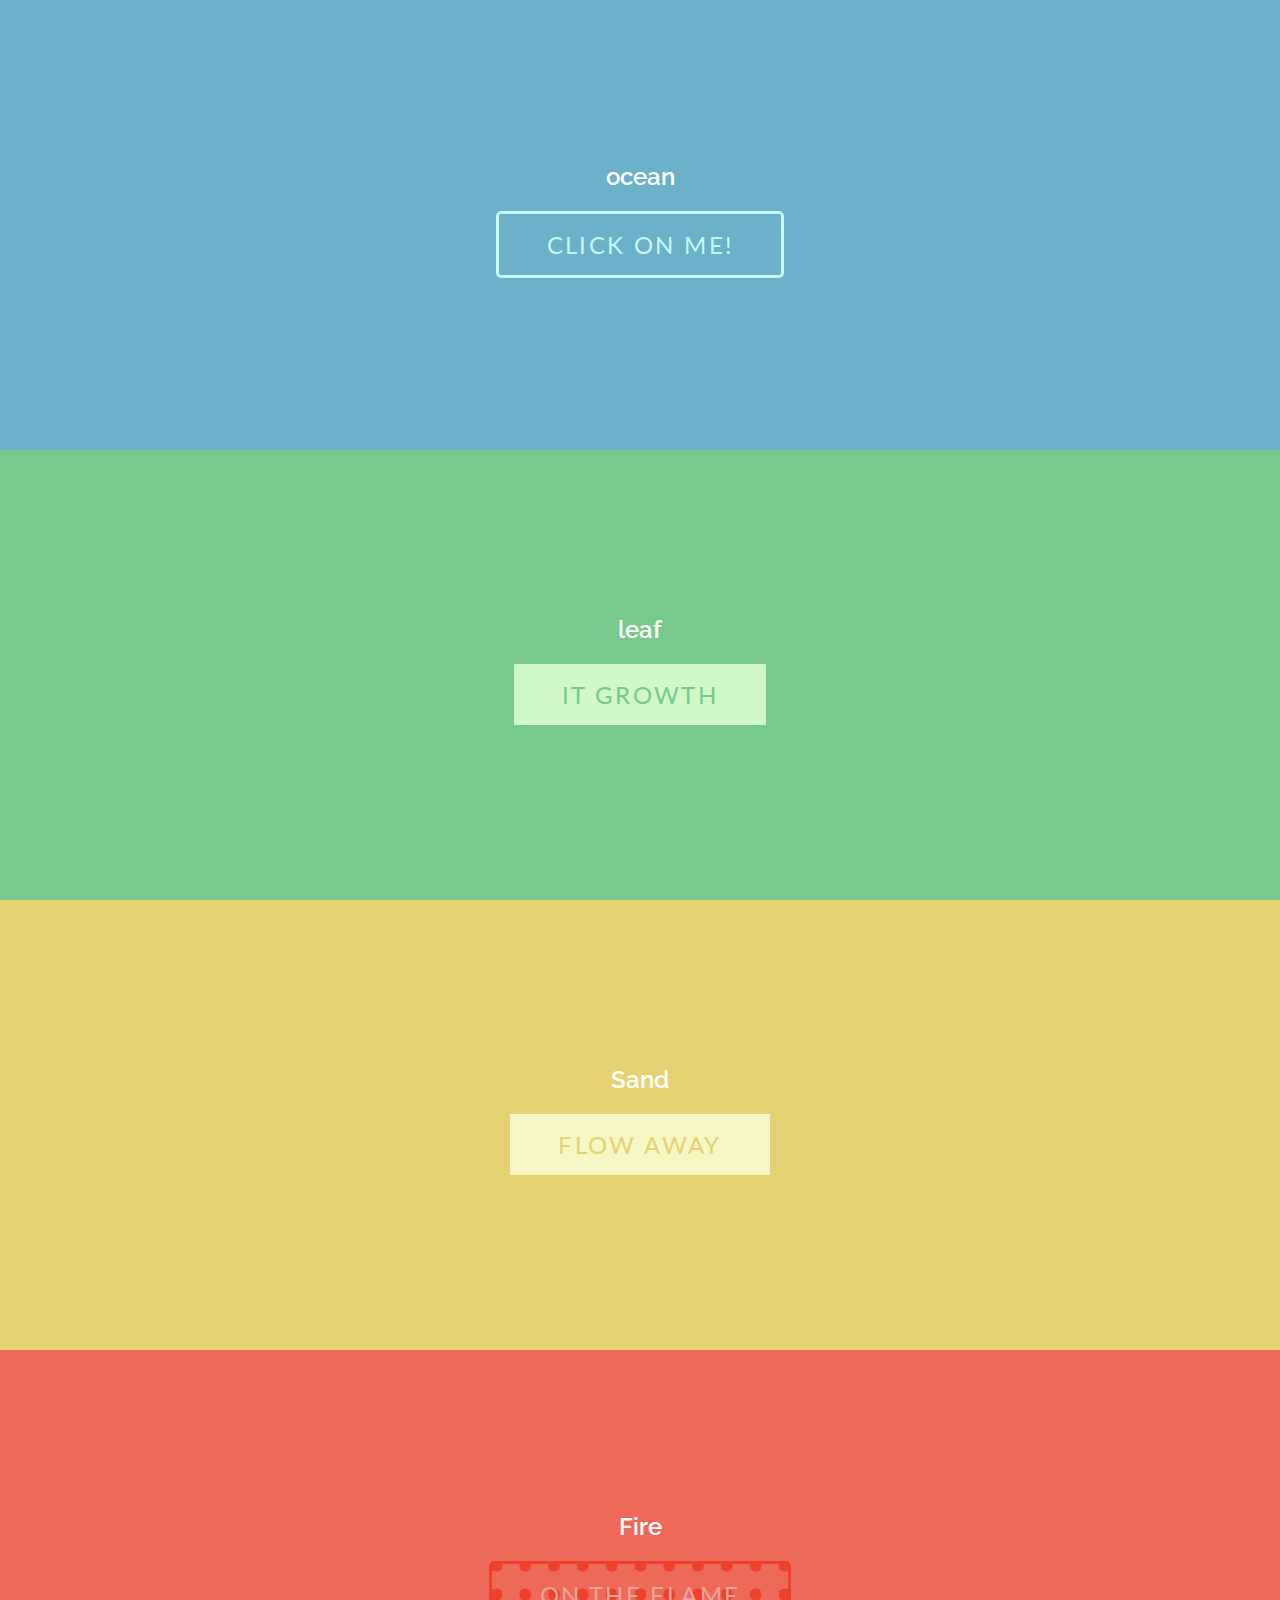
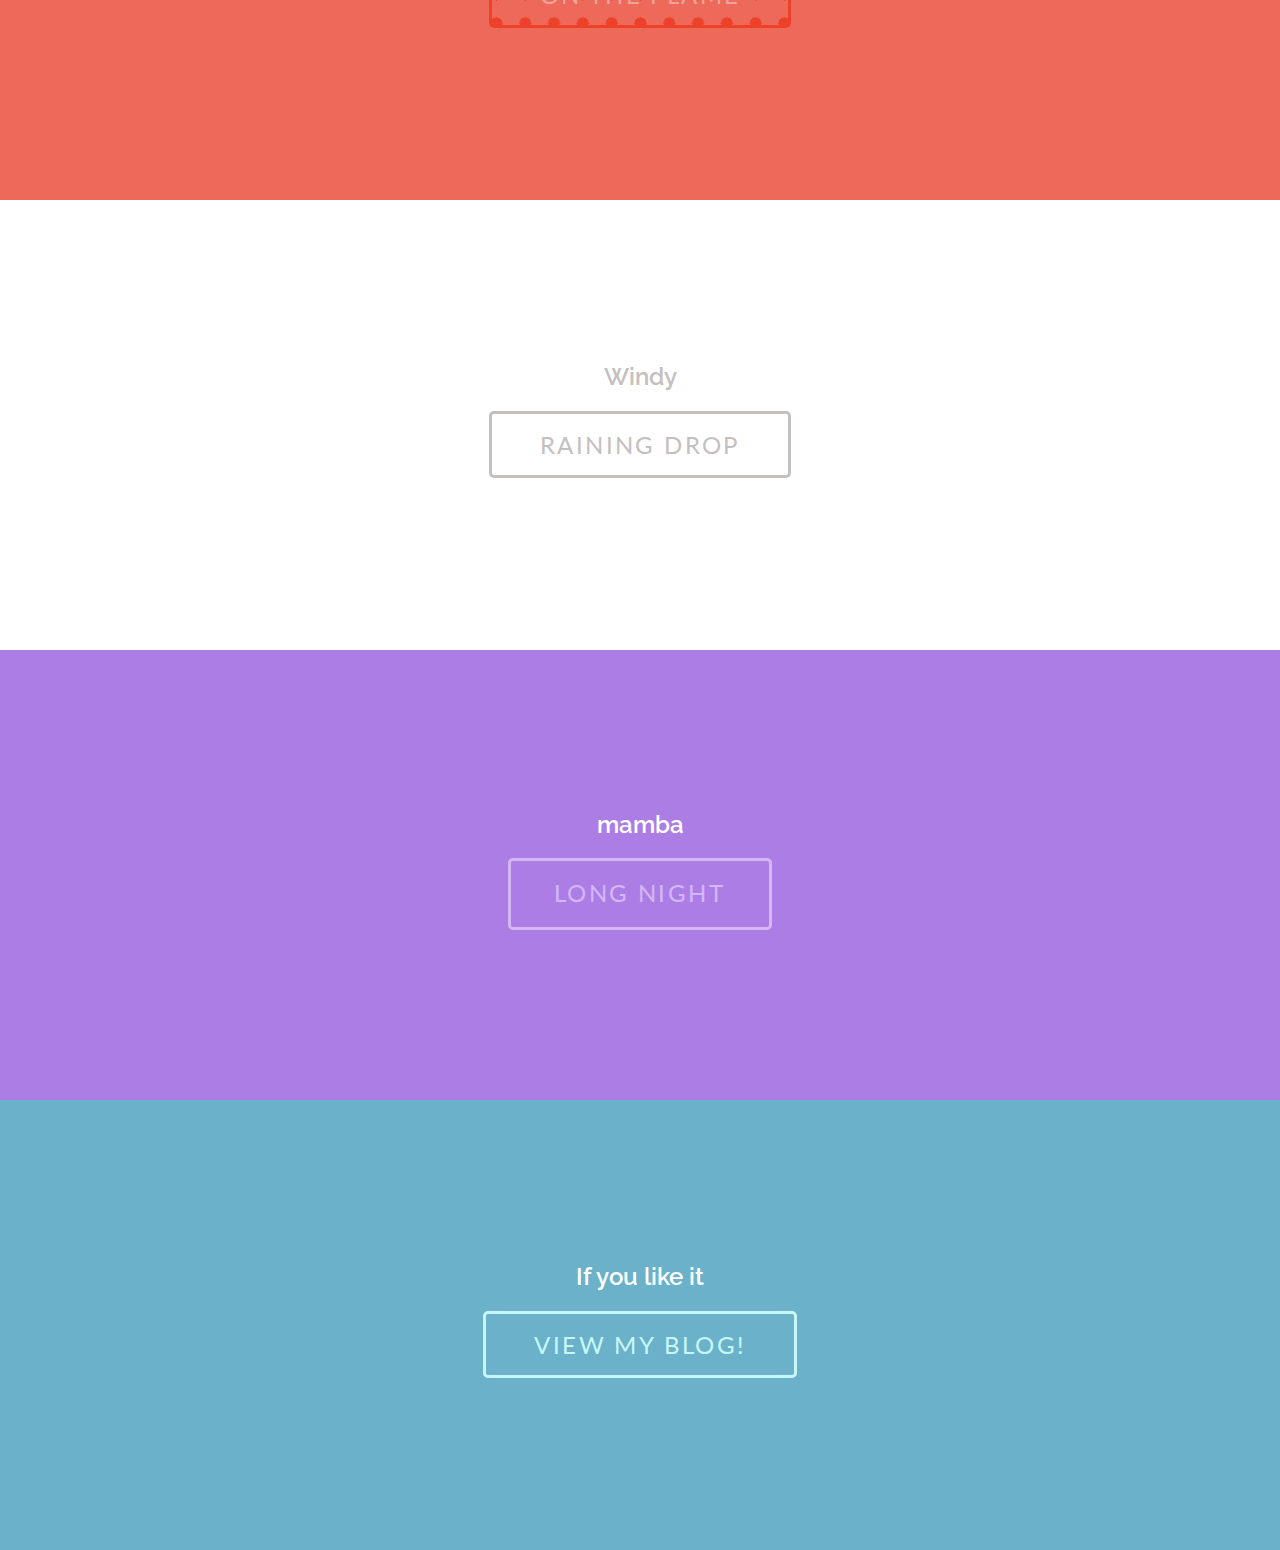
<file: Alura-challenge/animation-button-2/index.html>
<!doctype html>
<!--[if lte IE 9]>
<html lang="en" class="oldie">
<![endif]-->
<!--[if gt IE 9]><!-->
<html lang="en">
<!--<![endif]-->
<head>
  <meta charset="utf-8">
  <meta name="viewport" content="width=device-width, initial-scale=1">
  <title>Animation Button 2</title>
  <link rel="stylesheet" media="all" href="style.css" />
</head>
<body>
<body>
  <div class="btn-bg bg-1">
    <div class="btn btn-1">
      <h2>ocean</h2>
      <button href="#">click on me!</button>
    </div>
  </div>
  <div class="btn-bg bg-2">
    <div class="btn btn-2">
      <h2>leaf</h2>
      <button href="#">It Growth</button>
    </div>
  </div>
  <div class="btn-bg bg-3">
    <div class="btn btn-3">
      <h2>Sand</h2>
      <button href="#">flow away</button>
    </div>
  </div>
  <div class="btn-bg bg-4">
    <div class="btn btn-4">
      <h2>Fire</h2>
      <button href="#">on the flame</button>
    </div>
  </div>
  <div class="btn-bg bg-5">
    <div class="btn btn-5">
      <h2>Windy</h2>
      <button href="#">raining drop</button>
    </div>
  </div>
  <div class="btn-bg bg-6">
    <div class="btn btn-6">
      <h2>mamba</h2>
      <button href="#"><a>long night</a></button>
    </div>
  </div>
  <div class="btn-bg bg-1">
    <div class="btn btn-1">
      <h2>If you like it</h2><a href="http://lichin.me">
        <button>view my Blog!</button></a>
    </div>
  </div>
</body>
</body>
</html>
</file>
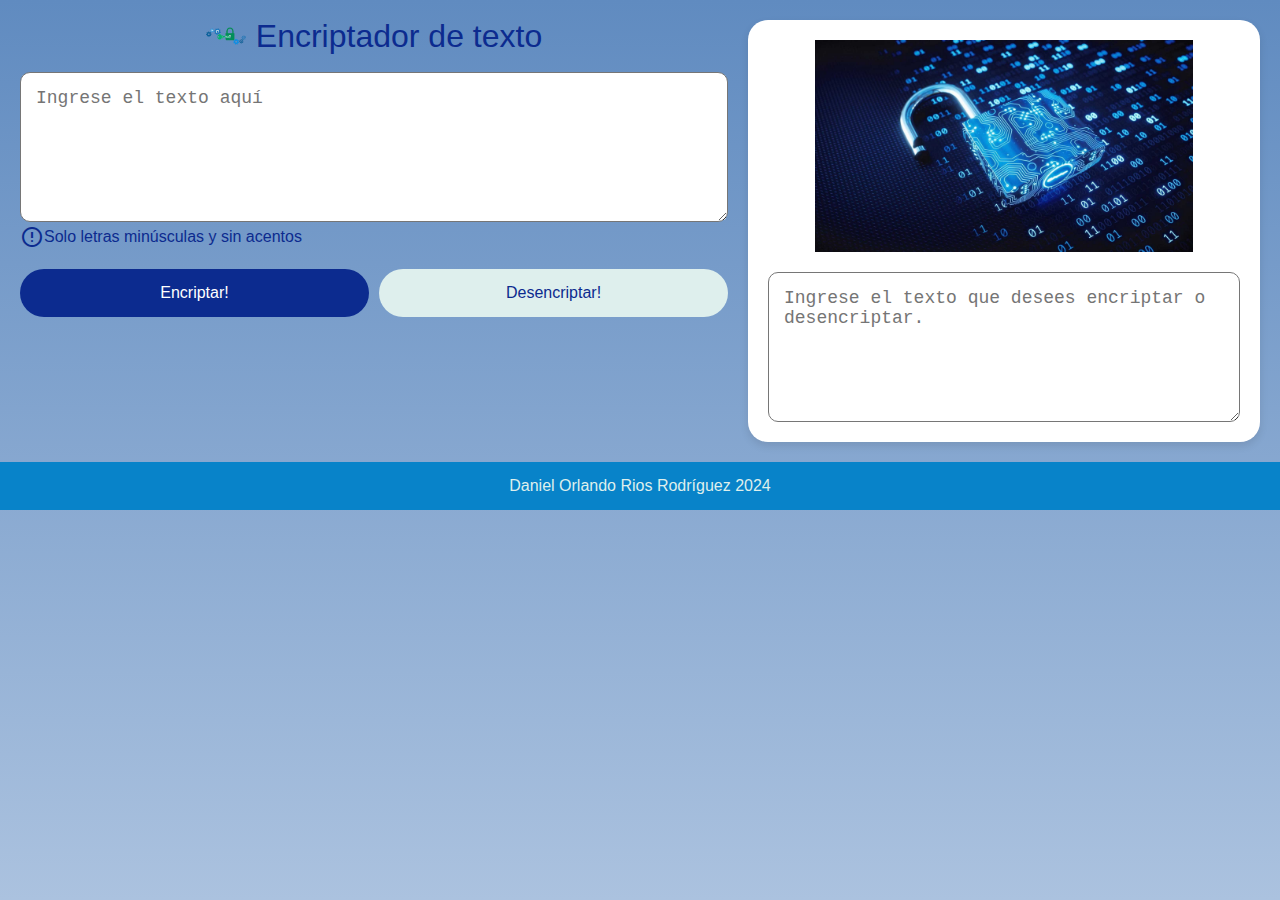
<file: Alura-challenge/encriptador-de-texto/index.html>
<!DOCTYPE html>
<html lang="es">
<head>
    <meta charset="UTF-8">
    <meta name="viewport" content="width=device-width, initial-scale=1.0">
    <link rel="stylesheet" href="https://fonts.googleapis.com/css2?family=Material+Symbols+Outlined:opsz,wght,FILL,GRAD@24,400,0,0" />
    <link rel="stylesheet" href="styles/reset-CSS.css">
    <link rel="stylesheet" href="styles/styles2.css">
    <title>Ecriptador de Texto</title>
</head>
<body>
    
<div class="contenedor">
    <section class="header-main">

        <header class="cabecera">
            <img src="assets/icono-remove.png" alt="encriptado de texto">
            <h1>Encriptador de texto</h1>
        </header>

        <main class="principal">
            <section class="texto-intro">  
                <textarea id="texto-input" placeholder="Ingrese el texto aquí"></textarea>
                <article class="parrafo-span">
                    <span class="material-symbols-outlined">
                        error
                        </span>
                        <p> 
                            Solo letras minúsculas y sin acentos
                        </p>
                </article>
            </section>

            <section class="botones">
                <button class="boton-encriptar" id="encriptar">
                    Encriptar!
                </button>
                <button class="boton-desencriptar" id="desencriptar">
                    Desencriptar!
                </button>
            </section>
        </main>

    </section>

    <section class="area-result">
        <img class="img" id="img-result" src="assets/img_encriptador.jpg" alt="imagen de un candado">
        <textarea id="resultado" placeholder="Ingrese el texto que desees encriptar o desencriptar." readonly></textarea>
        <button class="hidden" id="copiar">Copiar</button>
    </section>
        
</div>
    
    <footer class="footer">
        <p>Daniel Orlando Rios Rodríguez 2024</p>
    </footer>

    <script src="app.js"></script>

</body>
</html>
</file>
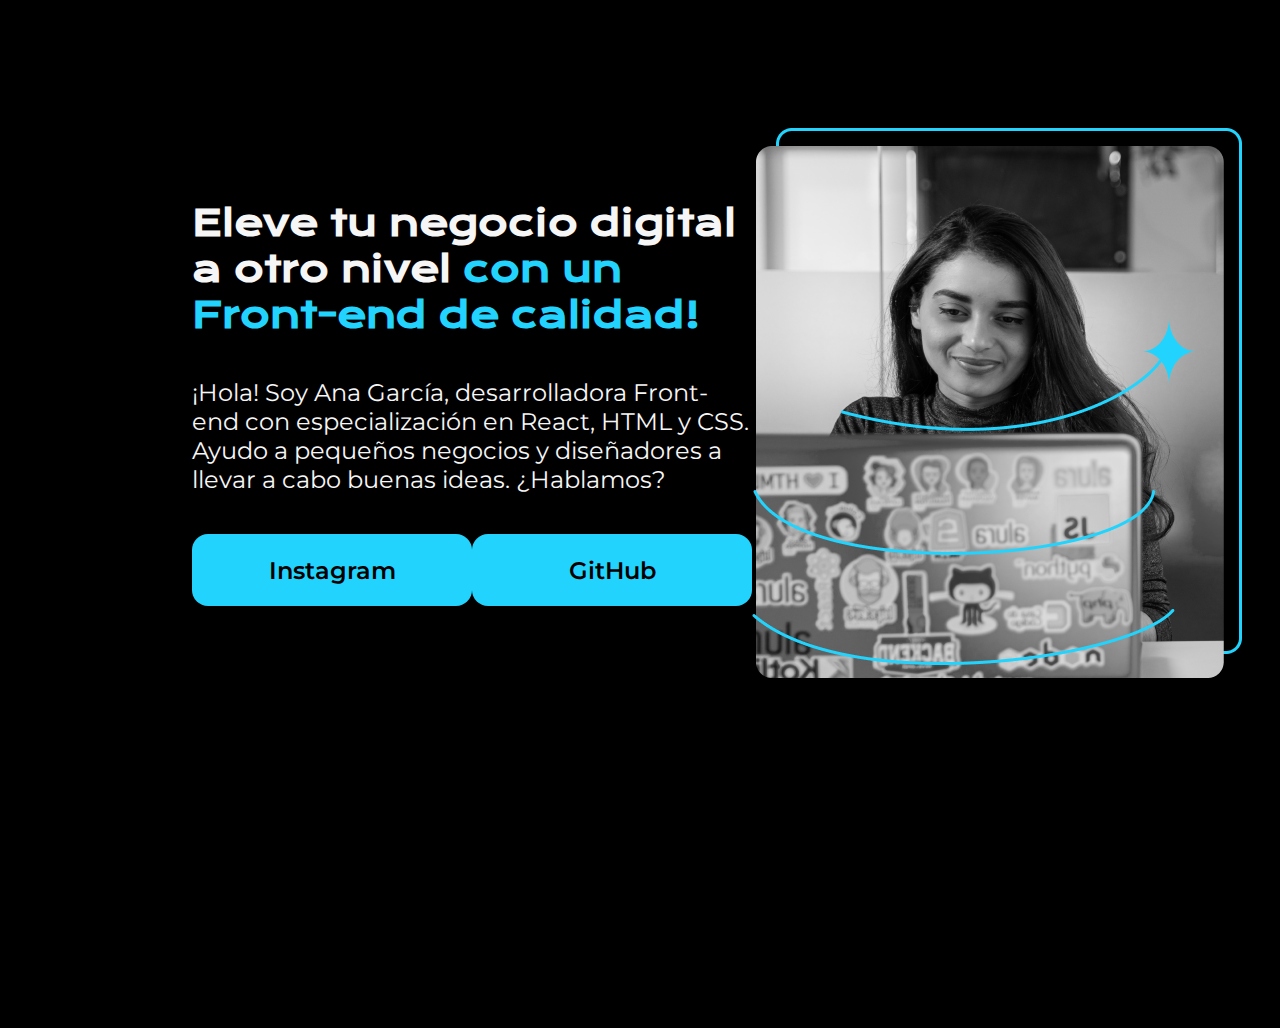
<file: HTML y CSS/2067-html-css-desarrollo-estructura-archivos-aula3/index.html>
<!DOCTYPE html>
<html lang="es-mx">
<head>
    <meta charset="UTF-8"> 
    <meta http-equiv="X-UA-Compatible" content="IE=edge">
    <meta name="viewport" content="width=device-width, initial-scale=1.0">
    <title>Portafolio</title>
    <link rel="stylesheet" href="style.css">

</head>
<body>
    <header></header>
    <main class="presentacion">
        <section class="presentacion__contenido">
            <h1 class="presentacion__contenido__titulo">
                Eleve tu negocio digital a otro nivel 
                <strong class="titulo-destaque">con un Front-end de calidad!
                </strong></h1>
                <p class="presentacion__contenido__texto">¡Hola! Soy Ana García, desarrolladora Front-end con
                    especialización en React, HTML y CSS. Ayudo a pequeños
                    negocios y diseñadores a llevar a cabo buenas ideas.
                    ¿Hablamos?

                </p>
                <div class="presentacion__enlaces">
                    <a class="presentacion__enlaces__link" href="https://instagram.com/">Instagram</a>
                    <a class="presentacion__enlaces__link" href="https://github.com/">GitHub</a>
                </div>
        </section>
            <img src="Imagem.png" alt="Foto de Ana García desarrolando un proyecto">
    </main>
    <footer></footer>
</body>
</html>
</file>
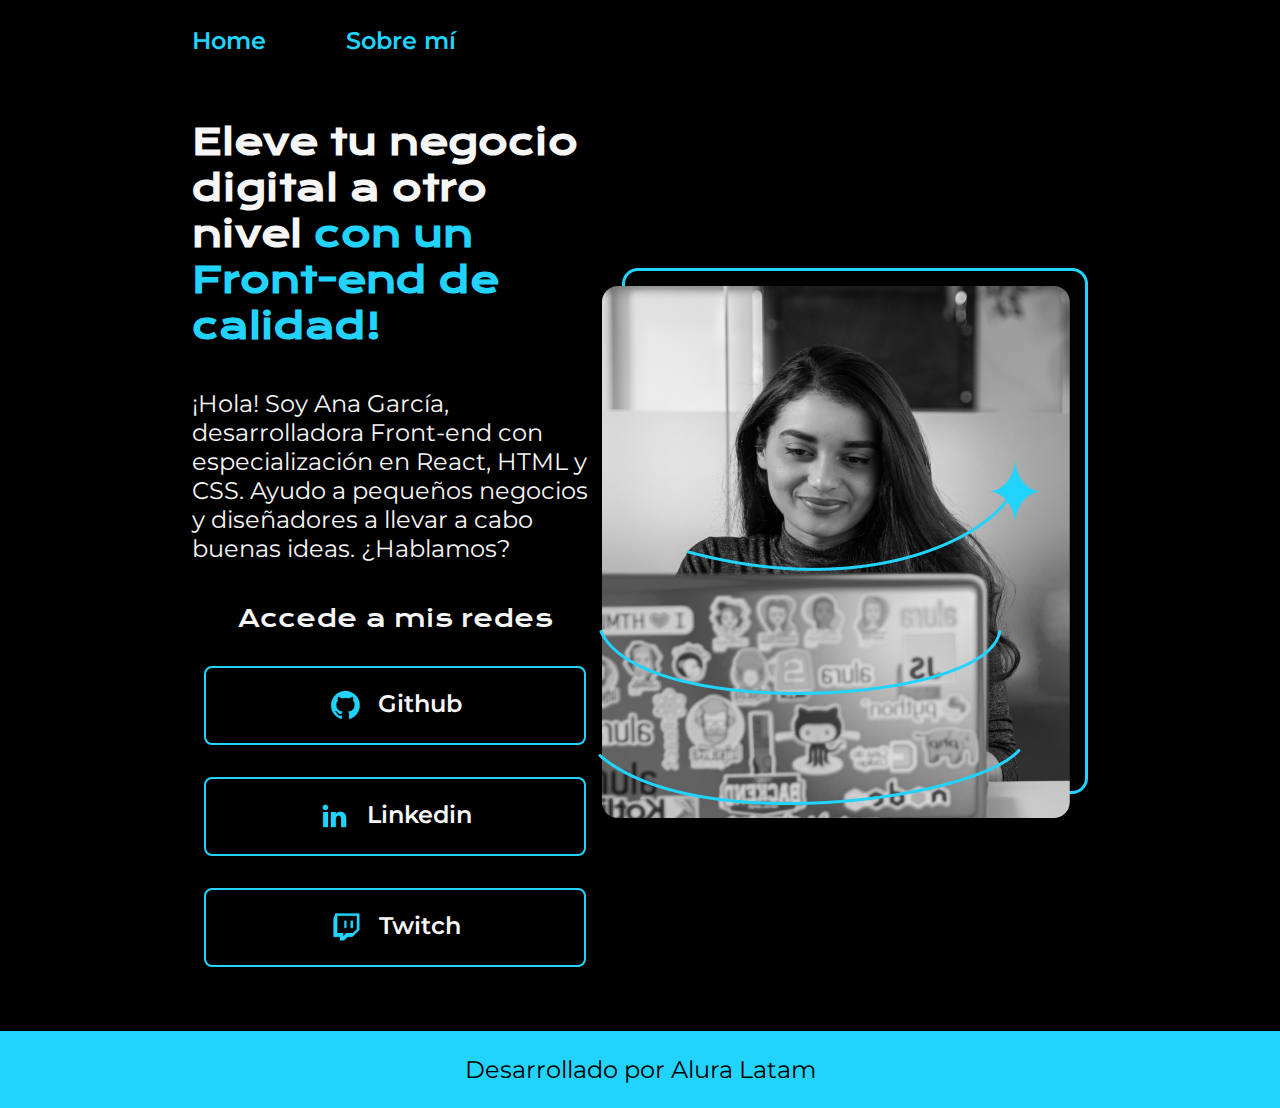
<file: HTML y CSS/2080-html-css-header-footer-variables-aula1/index.html>
<!DOCTYPE html>
<html lang="es-mx">
<head>
    <meta charset="UTF-8"> 
    <meta http-equiv="X-UA-Compatible" content="IE=edge">
    <meta name="viewport" content="width=device-width, initial-scale=1.0">
    <title>Portafolio</title>
    <link rel="stylesheet" href="styles/style.css">

</head>
<body>
    <header class="header">
        <nav class="header__menu">
            <a class="header__menu__link" href="index.html">Home</a>
            <a class="header__menu__link" href="about.html">Sobre mí</a>
        </nav>
    </header>
    <main class="presentacion">
        <section class="presentacion__contenido">
            <h1 class="presentacion__contenido__titulo">
                Eleve tu negocio digital a otro nivel 
                <strong class="titulo-destaque">con un Front-end de calidad!
                </strong></h1>
                <p class="presentacion__contenido__texto">¡Hola! Soy Ana García, desarrolladora Front-end con
                    especialización en React, HTML y CSS. Ayudo a pequeños
                    negocios y diseñadores a llevar a cabo buenas ideas.
                    ¿Hablamos?

                </p>
                <div class="presentacion__enlaces">
                    <h2 class="presentacion__enlaces__subtitulo">Accede a mis redes</h2>
                    <a class="presentacion__enlaces__link" href="https://github.com/">
                        <img src="./assets/github.png">
                        Github
                    </a>
                    <a class="presentacion__enlaces__link" href="https://linkedin.com/in/">
                        <img src="./assets/linkedin.png">
                        Linkedin
                    </a>
                    <a class="presentacion__enlaces__link" href="https://twitch.tv/">
                        <img src="./assets/twitch.png">
                        Twitch
                    </a>
                </div>
        </section>
            <img src="./assets/Imagen.png" alt="Foto de Ana García desarrolando un proyecto">
    </main>
    <footer class="footer">
        <p>Desarrollado por Alura Latam</p>
    </footer>
</body>
</html>
</file>
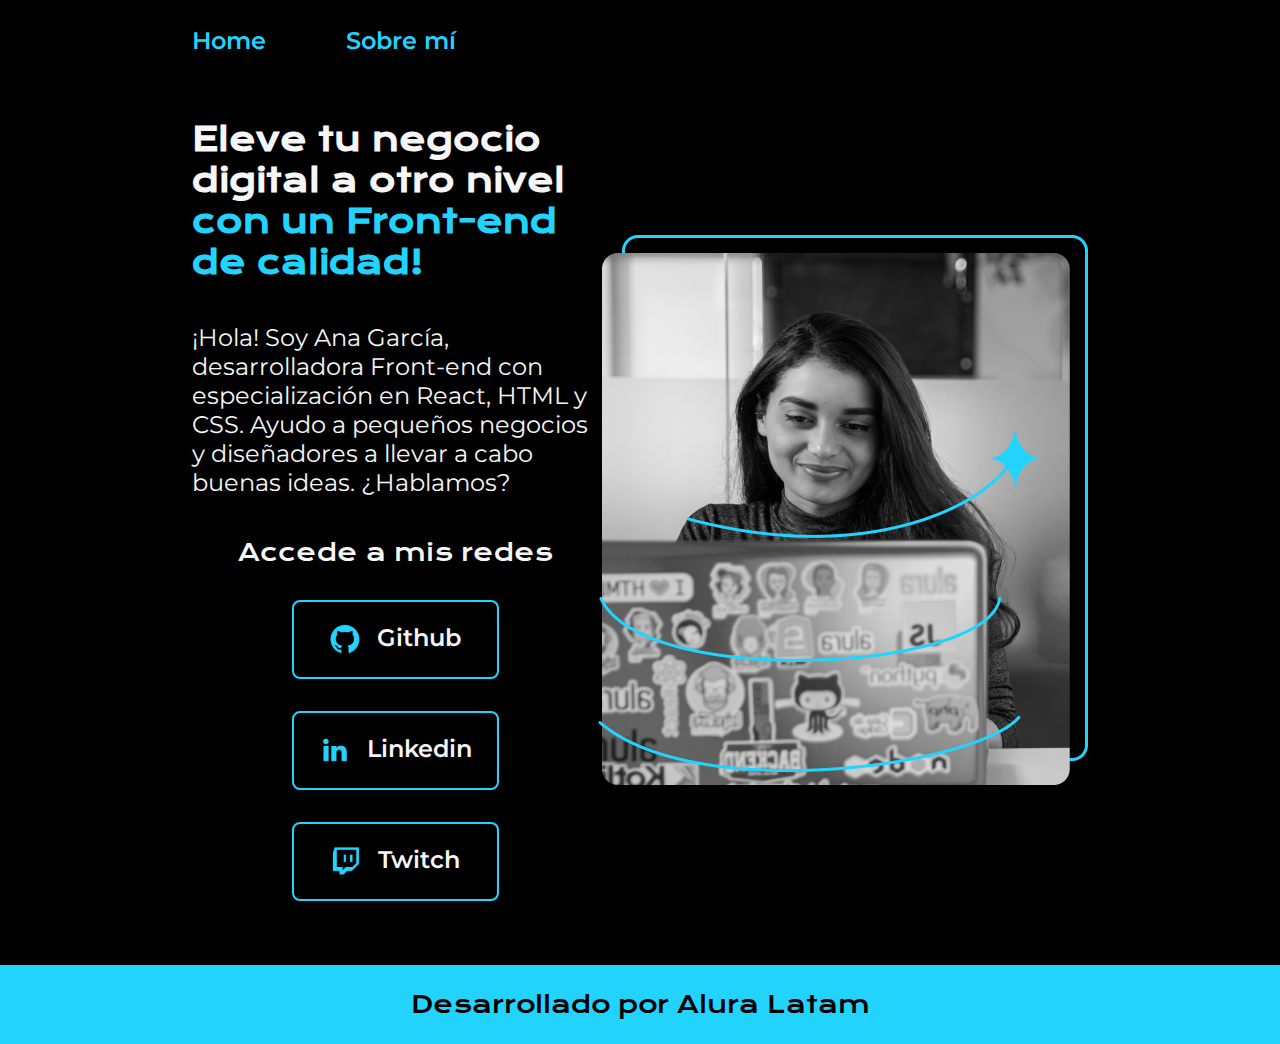
<file: HTML y CSS/2085-html-css-responsividad-aula1/index.html>
<!DOCTYPE html>
<html lang="es-mx">
<head>
    <meta charset="UTF-8"> 
    <meta http-equiv="X-UA-Compatible" content="IE=edge">
    <meta name="viewport" content="width=device-width, initial-scale=1.0">
    <title>Portafolio</title>
    <link rel="stylesheet" href="styles/style.css">

</head>
<body>
    <header class="header">
        <nav class="header__menu">
            <a class="header__menu__link" href="index.html">Home</a>
            <a class="header__menu__link" href="about.html">Sobre mí</a>
        </nav>
    </header>
    <main class="presentacion">
        <section class="presentacion__contenido">
            <h1 class="presentacion__contenido__titulo">
                Eleve tu negocio digital a otro nivel 
                <strong class="titulo-destaque">con un Front-end de calidad!
                </strong></h1>
                <p class="presentacion__contenido__texto">¡Hola! Soy Ana García, desarrolladora Front-end con
                    especialización en React, HTML y CSS. Ayudo a pequeños
                    negocios y diseñadores a llevar a cabo buenas ideas.
                    ¿Hablamos?

                </p>
                <div class="presentacion__enlaces">
                    <h2 class="presentacion__enlaces__subtitulo">Accede a mis redes</h2>
                    <a class="presentacion__enlaces__link" href="https://github.com/">
                        <img src="./assets/github.png">
                        Github
                    </a>
                    <a class="presentacion__enlaces__link" href="https://linkedin.com/in/">
                        <img src="./assets/linkedin.png">
                        Linkedin
                    </a>
                    <a class="presentacion__enlaces__link" href="https://twitch.tv/">
                        <img src="./assets/twitch.png">
                        Twitch
                    </a>
                </div>
               
        </section>
            <img src="./assets/imagen.png" alt="Foto de Ana García desarrolando un proyecto">
    </main>
    <footer class="footer">
        <p>Desarrollado por Alura Latam</p>
    </footer>
</body>
</html>
</file>
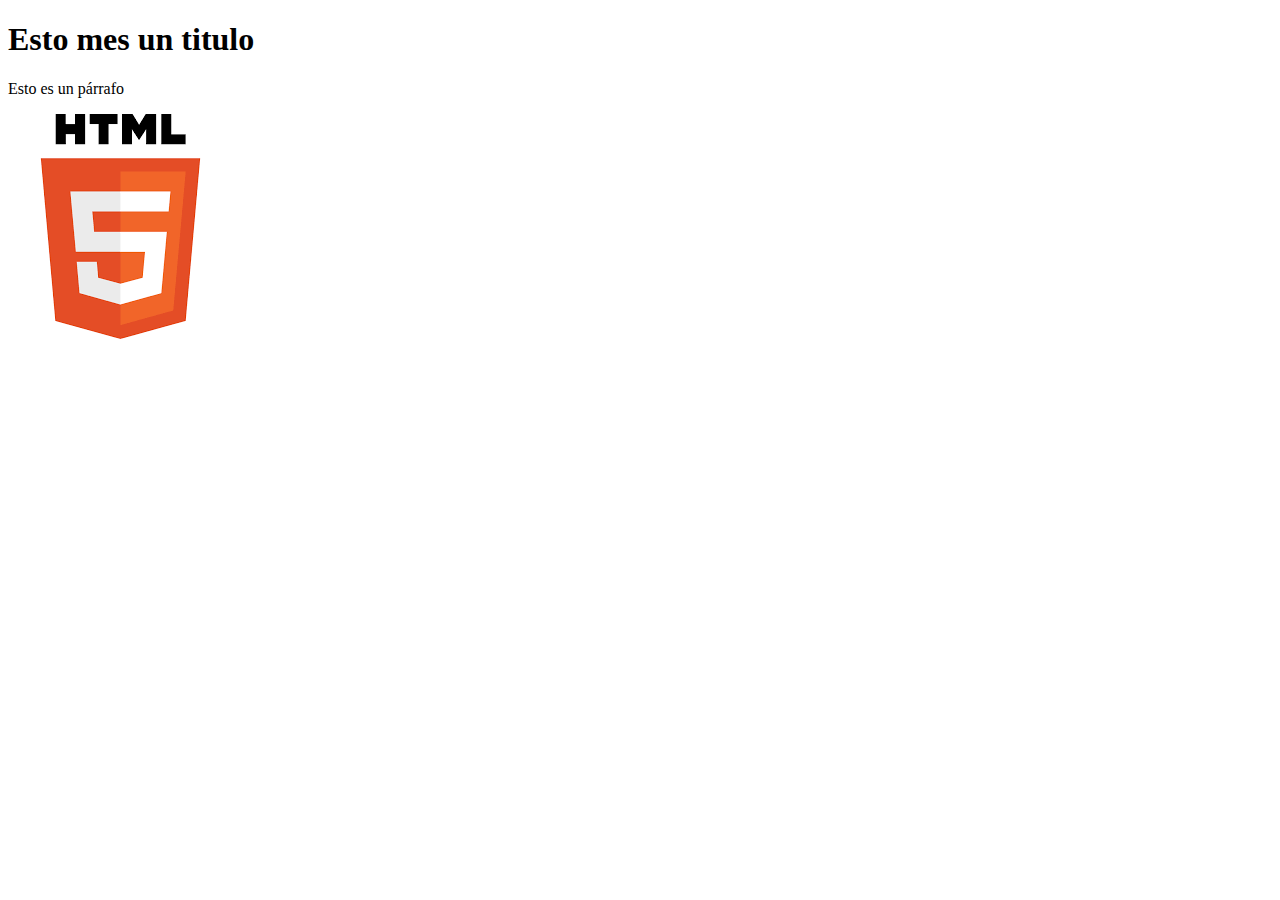
<file: HTML y CSS/prueba/index.html>
<!DOCTYPE html>
<html lang="es">
<head>
    <meta charset="UTF-8">
    <meta name="viewport" content="width=device-width, initial-scale=1.0">
    <title>Prueba</title>
</head>
<body>
    <h1>Esto mes un titulo</h1>
    <p>Esto es un párrafo</p>
    <img src="html-5.webp" alt="imagen-html">
</body>
</html>
</file>
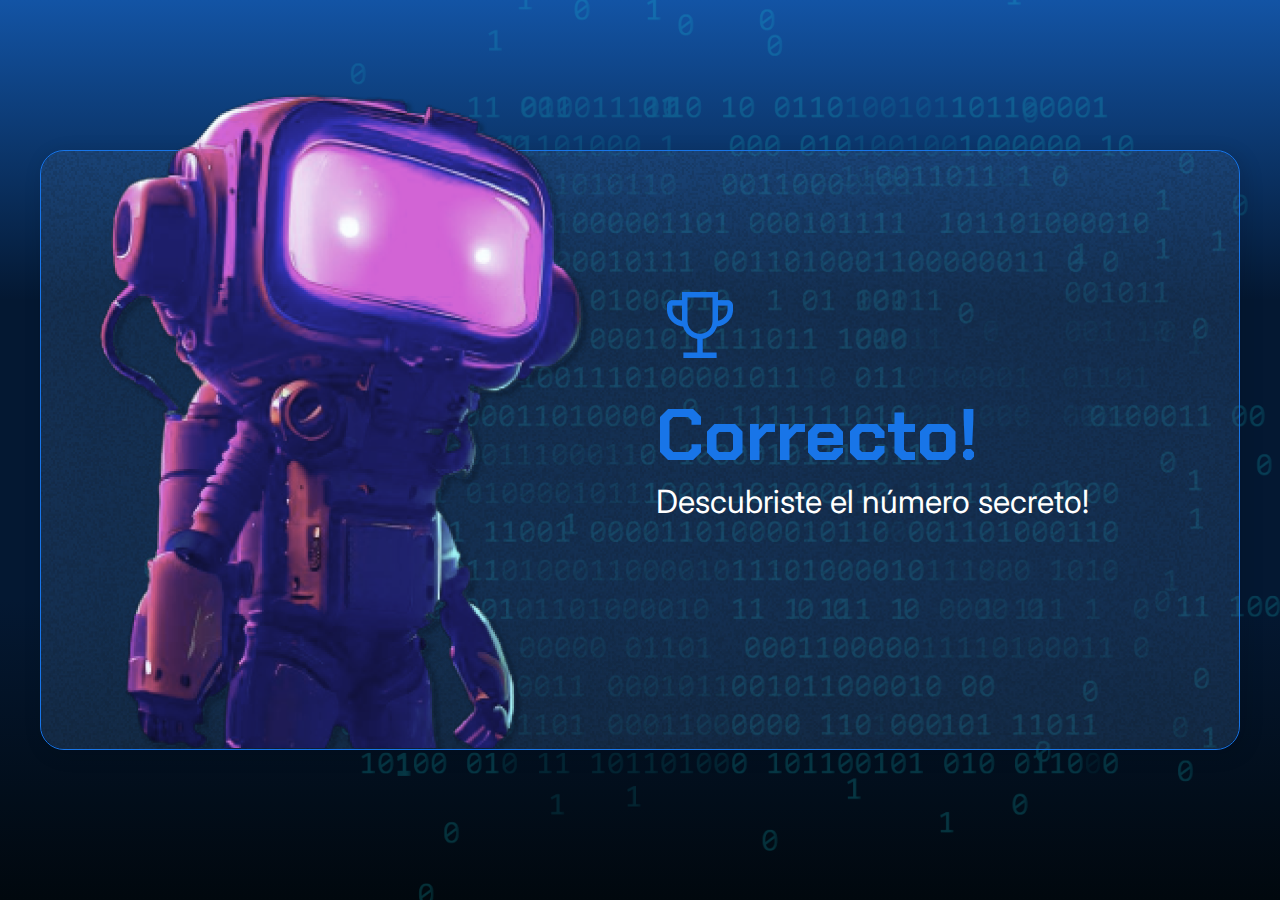
<file: logica de programacion JS/2034-logica-programacion-1-Aula1/index.html>
<!DOCTYPE html>
<html lang="en">

<head>
    <meta charset="UTF-8">
    <meta name="viewport" content="width=device-width, initial-scale=1.0">
    <link rel="preconnect" href="https://fonts.googleapis.com">
    <link rel="preconnect" href="https://fonts.gstatic.com" crossorigin>
    <link href="https://fonts.googleapis.com/css2?family=Chakra+Petch:wght@700&family=Inter:wght@400;700&display=swap"
        rel="stylesheet">
    <link rel="stylesheet" href="style.css">
    <title>JS Game</title>
</head>

<body>
    <div class="container">
        <div class="container__contenido">
            <img src="./img/robot.png" alt="Robot" class="container__imagen-robot" />
            <div class="container__informaciones">
                <img src="./img/trophy.png" alt="Icono de trofeo" />
                <div class="container__texto">
                    <h1><span class="container__texto-azul">Correcto!</span></h1>
                    <h2>Descubriste el número secreto!</h2>
                </div>
            </div>
        </div>
    </div>
    <script src="app.js"></script>
</body>
</html>
</file>
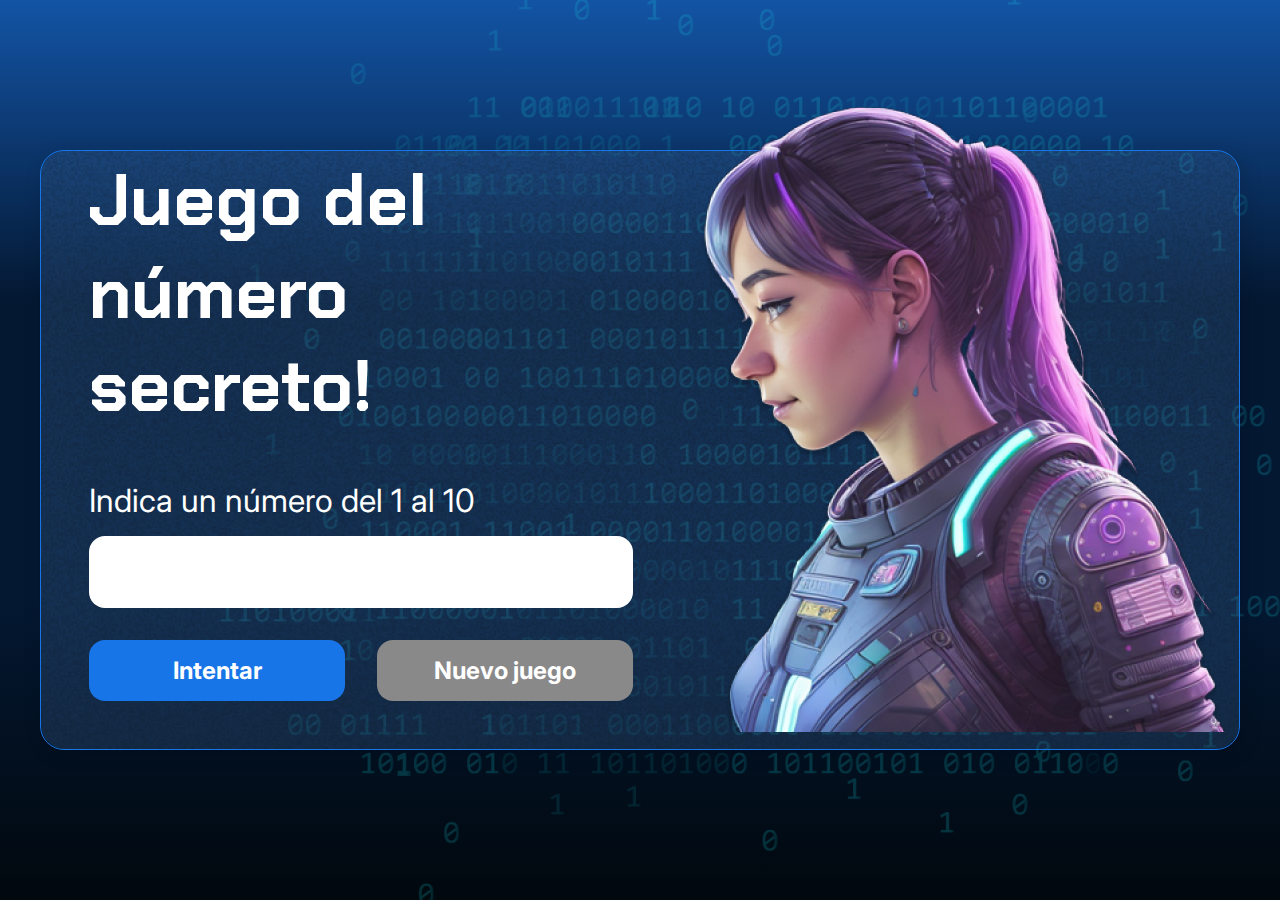
<file: logica de programacion JS/2035-logica-programacion-2-Aula1/index.html>
<!DOCTYPE html>
<html lang="pt-br">

<head>
    <meta charset="UTF-8">
    <meta name="viewport" content="width=device-width, initial-scale=1.0">
    <link rel="preconnect" href="https://fonts.googleapis.com">
    <link rel="preconnect" href="https://fonts.gstatic.com" crossorigin>
    <link href="https://fonts.googleapis.com/css2?family=Chakra+Petch:wght@700&family=Inter:wght@400;700&display=swap"
        rel="stylesheet">
    <link rel="stylesheet" href="style.css">
    <title>JS Game</title>
</head>

<body>

    <div class="container">
        <div class="container__contenido">
            <div class="container__informaciones">
                <div class="container__texto">
                    <h1></h1>
                    <p class="texto__parrafo"></p>
                </div>
                <input type="number" id="valorUsuario" min="1" max="10" class="container__input">
                <div class="chute container__botones">
                    <button onclick="verificarIntento();" class="container__boton">Intentar</button>
                    <button class="container__boton" id="reiniciar" disabled>Nuevo juego</button>
                </div>
            </div>
            <img src="./img/ia.png" alt="Una persona mirando a la izquierda" class="container__imagen-persona" />
        </div>
    </div>



    <script src="app.js"></script>

</body>

</html>
</file>
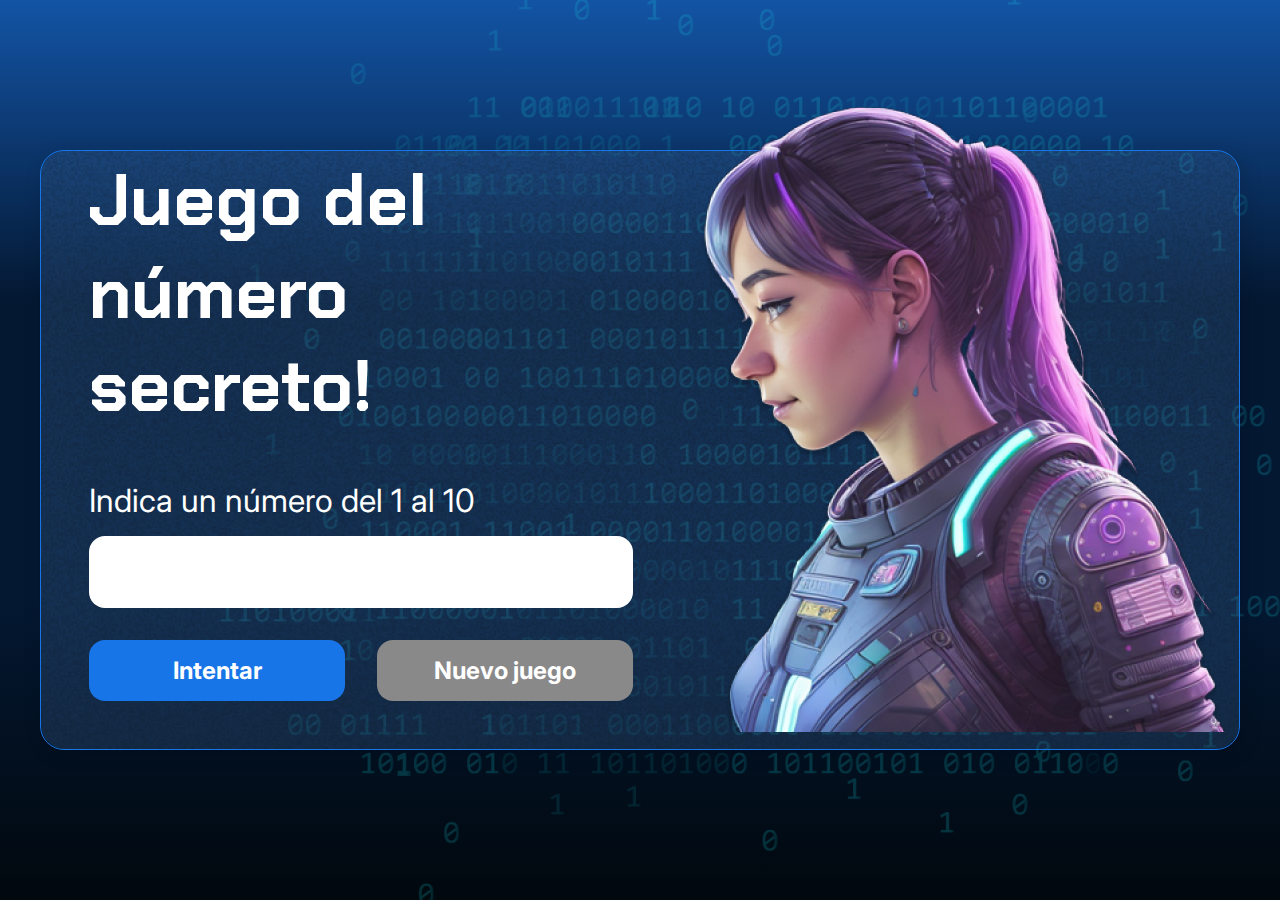
<file: logica de programacion JS/2035-logica-programacion-2-Aula3/index.html>
<!DOCTYPE html>
<html lang="pt-br">

<head>
    <meta charset="UTF-8">
    <meta name="viewport" content="width=device-width, initial-scale=1.0">
    <link rel="preconnect" href="https://fonts.googleapis.com">
    <link rel="preconnect" href="https://fonts.gstatic.com" crossorigin>
    <link href="https://fonts.googleapis.com/css2?family=Chakra+Petch:wght@700&family=Inter:wght@400;700&display=swap"
        rel="stylesheet">
    <link rel="stylesheet" href="style.css">
    <title>JS Game</title>
</head>

<body>

    <div class="container">
        <div class="container__contenido">
            <div class="container__informaciones">
                <div class="container__texto">
                    <h1></h1>
                    <p class="texto__parrafo"></p>
                </div>
                <input type="number" id="valorUsuario" min="1" max="10" class="container__input">
                <div class="chute container__botones">
                    <button onclick="verificarIntento();" class="container__boton">Intentar</button>
                    <button onclick="reiniciarJuego();" class="container__boton" id="reiniciar" disabled>Nuevo juego</button>
                </div>
            </div>
            <img src="./img/ia.png" alt="Una persona mirando a la izquierda" class="container__imagen-persona" />
        </div>
    </div>



    <script src="app.js"></script>

</body>

</html>
</file>
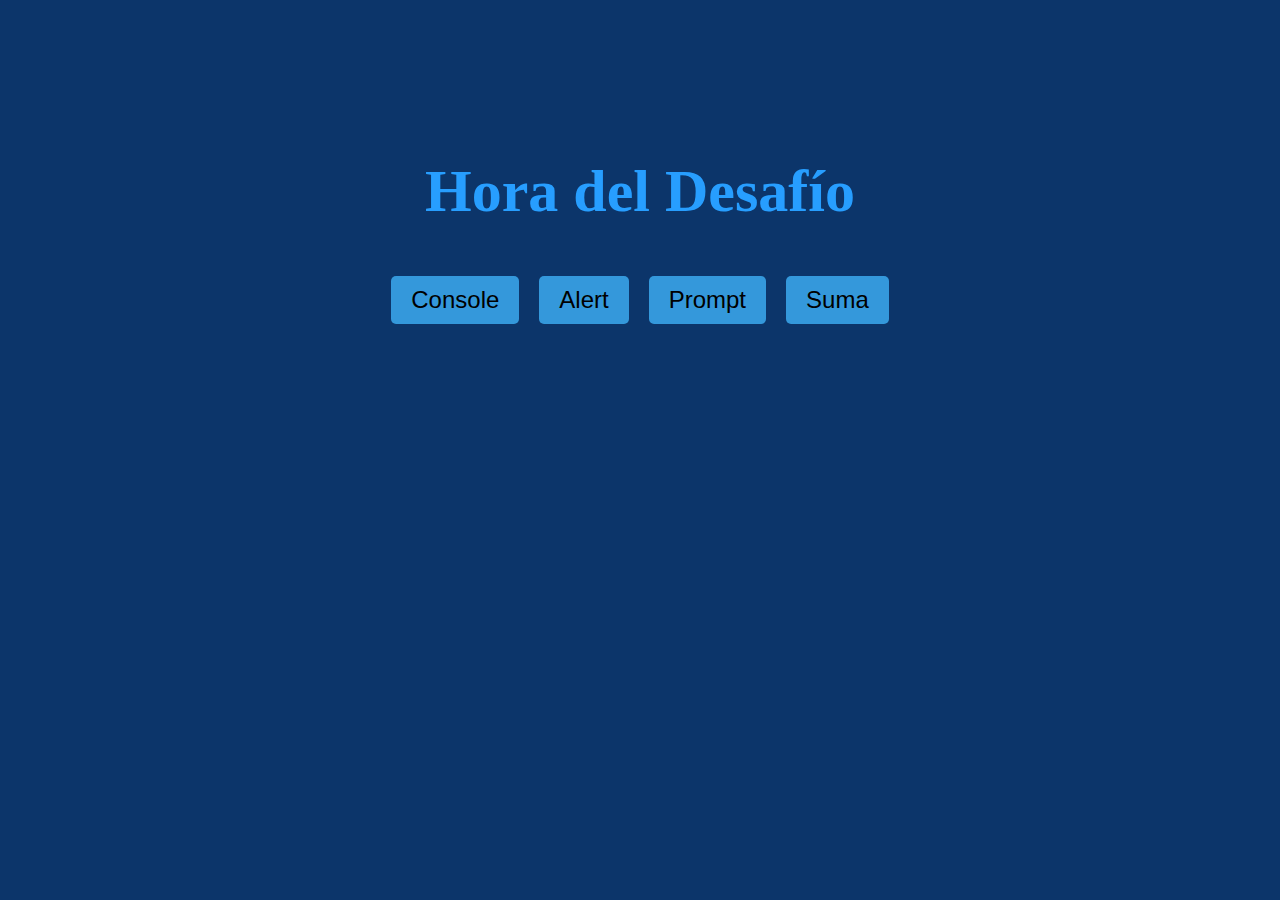
<file: logica de programacion JS/js-curso-2-main/index.html>
<!DOCTYPE html>
<html lang="es">
<head>
    <meta charset="UTF-8">
    <meta name="viewport" content="width=device-width, initial-scale=1.0">
    <link rel="stylesheet" href="style.css">
    <title>Document</title>
</head>
<body>
    <header>
        <h1></h1>
    </header>
    <main class="container">
        <button onclick="clickeado()" class="button">Console</button>
        <button onclick="YoAmoJS()" class="button">Alert</button>
        <button onclick="ciudadDeBrasil()" class="button">Prompt</button>
        <button onclick="sumaDosNumeros()" class="button">Suma</button>
    </main>

    <script src="app.js"></script>
</body>
</html>
</file>
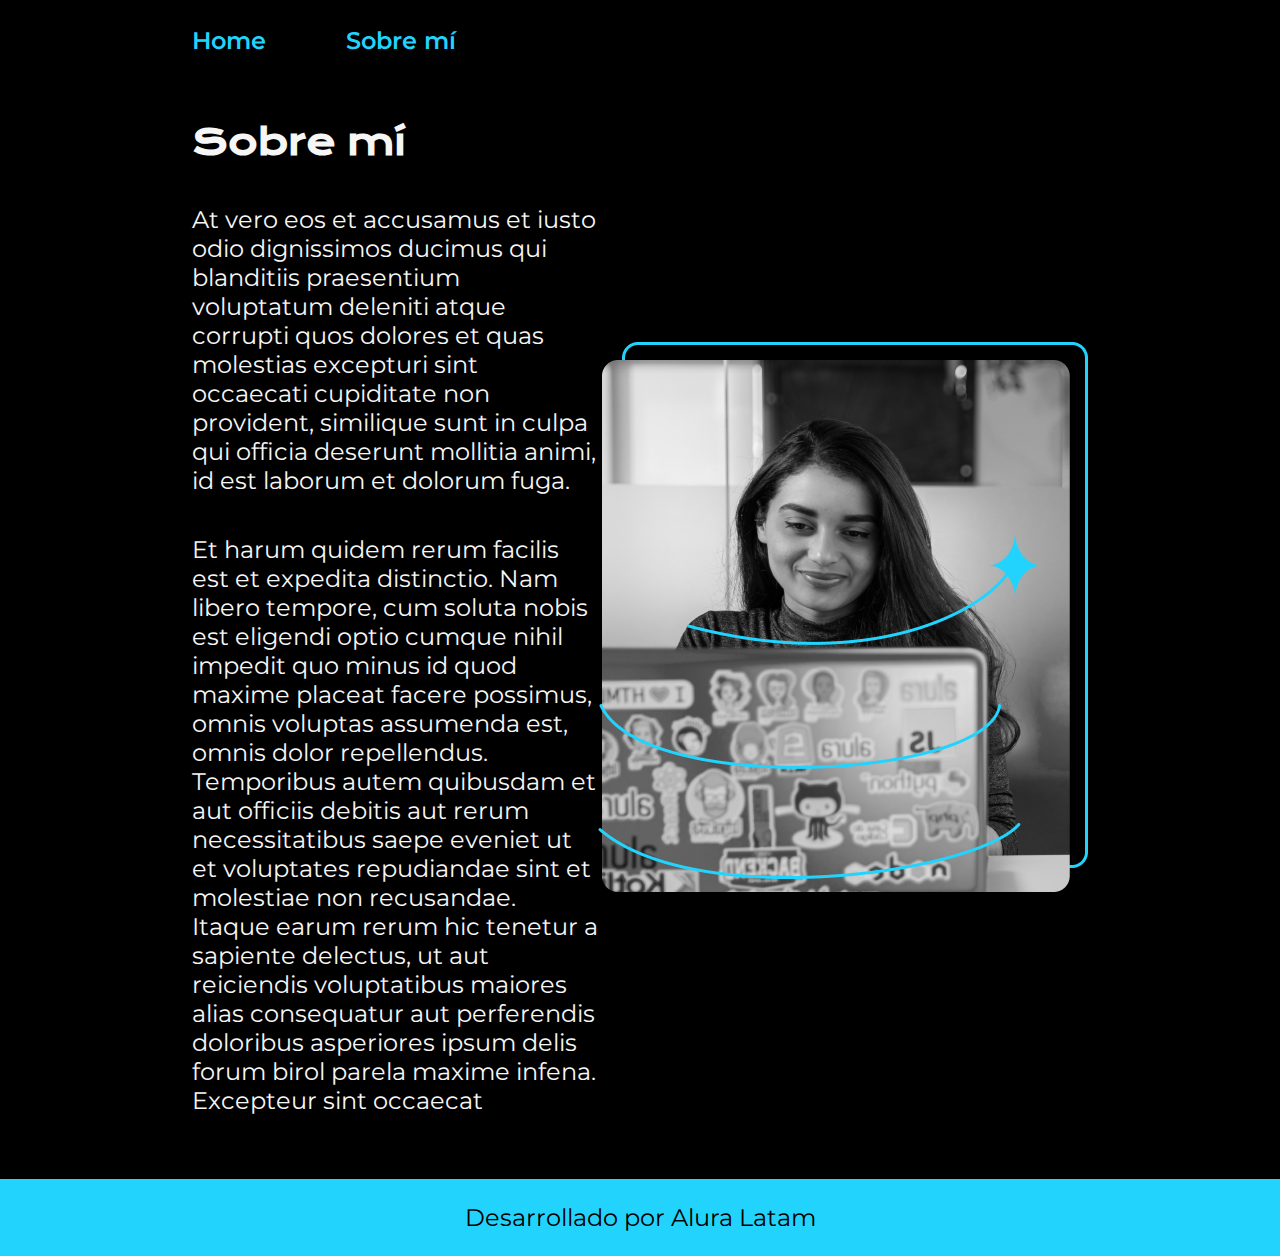
<file: HTML y CSS/2080-html-css-header-footer-variables-aula1/about.html>
<!DOCTYPE html>
<html lang="es-mx">
<head>
    <meta charset="UTF-8">
    <meta name="viewport" content="width=device-width, initial-scale=1.0">
    <title>Portafolio</title>
    <link rel="stylesheet" href="styles/style.css">

</head>
<body>
    <header class="header">
        <nav class="header__menu">
            <a class="header__menu__link" href="index.html">Home</a>
            <a class="header__menu__link" href="about.html">Sobre mí</a>
        </nav>
    </header>
    <main class="presentacion">
        <section class="presentacion__contenido">
            <h1 class="presentacion__contenido__titulo">Sobre mí</h1>
                <p class="presentacion__contenido__texto">At vero eos et accusamus et iusto odio dignissimos ducimus qui blanditiis praesentium voluptatum deleniti
                    atque corrupti quos dolores et quas molestias excepturi sint occaecati cupiditate non provident,
                    similique sunt in culpa qui officia deserunt mollitia animi, id est laborum et dolorum fuga.

                </p>
                <p class="presentacion__contenido__texto">
                    Et harum quidem rerum facilis est et expedita distinctio. Nam libero tempore, cum soluta nobis est
                    eligendi optio cumque nihil impedit quo minus id quod maxime placeat facere possimus, omnis voluptas
                    assumenda est, omnis dolor repellendus. Temporibus autem quibusdam et aut officiis debitis aut rerum
                    necessitatibus saepe eveniet ut et voluptates repudiandae sint et molestiae non recusandae. Itaque earum
                    rerum hic tenetur a sapiente delectus, ut aut reiciendis voluptatibus maiores alias consequatur aut
                    perferendis doloribus asperiores ipsum delis forum birol parela maxime infena. Excepteur sint occaecat
                </p>
        </section>
            <img src="./assets/Imagen.png" alt="Foto de Ana García desarrolando un proyecto">
    </main>
    <footer class="footer">
        <p>Desarrollado por Alura Latam</p>
    </footer>
    
</body>
</html>
</file>
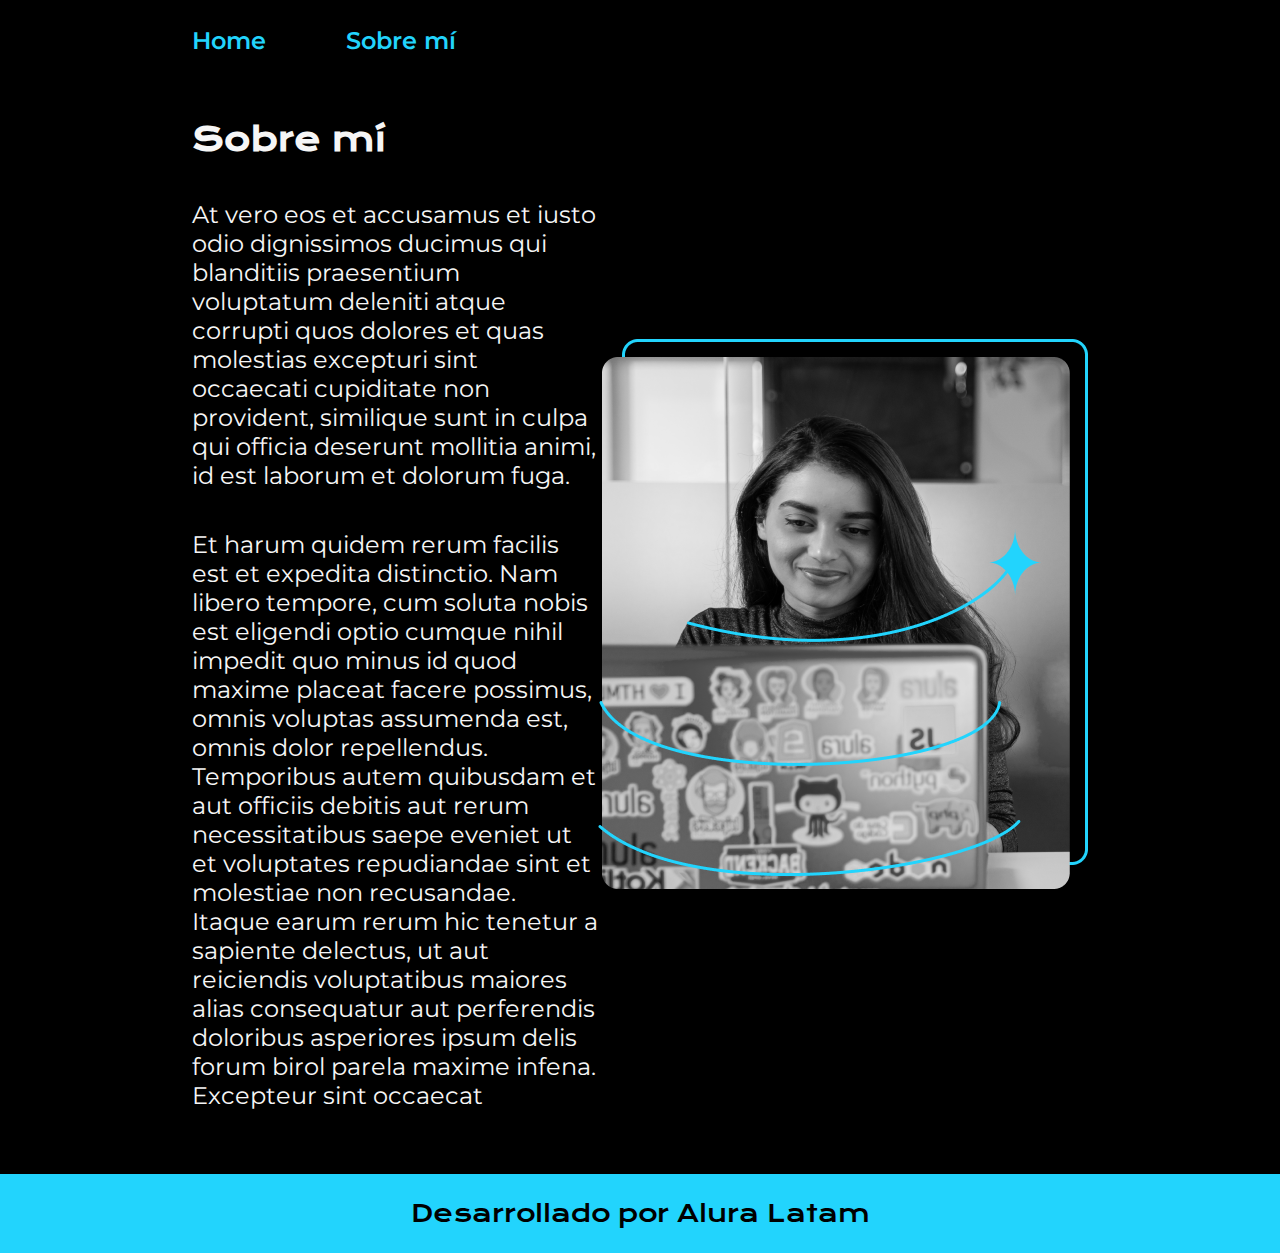
<file: HTML y CSS/2085-html-css-responsividad-aula1/about.html>
<!DOCTYPE html>
<html lang="es-mx">
<head>
    <meta charset="UTF-8">
    <meta name="viewport" content="width=device-width, initial-scale=1.0">
    <title>Portafolio</title>
    <link rel="stylesheet" href="styles/style.css">

</head>
<body>
    <header class="header">
        <nav class="header__menu">
            <a class="header__menu__link" href="index.html">Home</a>
            <a class="header__menu__link" href="about.html">Sobre mí</a>
        </nav>
    </header>
    <main class="presentacion">
        <section class="presentacion__contenido">
            <h1 class="presentacion__contenido__titulo">Sobre mí</h1>
                <p class="presentacion__contenido__texto">At vero eos et accusamus et iusto odio dignissimos ducimus qui blanditiis praesentium voluptatum deleniti
                    atque corrupti quos dolores et quas molestias excepturi sint occaecati cupiditate non provident,
                    similique sunt in culpa qui officia deserunt mollitia animi, id est laborum et dolorum fuga.

                </p>
                <p class="presentacion__contenido__texto">
                    Et harum quidem rerum facilis est et expedita distinctio. Nam libero tempore, cum soluta nobis est
                    eligendi optio cumque nihil impedit quo minus id quod maxime placeat facere possimus, omnis voluptas
                    assumenda est, omnis dolor repellendus. Temporibus autem quibusdam et aut officiis debitis aut rerum
                    necessitatibus saepe eveniet ut et voluptates repudiandae sint et molestiae non recusandae. Itaque earum
                    rerum hic tenetur a sapiente delectus, ut aut reiciendis voluptatibus maiores alias consequatur aut
                    perferendis doloribus asperiores ipsum delis forum birol parela maxime infena. Excepteur sint occaecat
                </p>
               
        </section>
            <img src="./assets/imagen.png" alt="Foto de Ana García desarrolando un proyecto">
    </main>
    <footer class="footer">
        <p>Desarrollado por Alura Latam</p>
    </footer>
    
</body>
</html>
</file>
<file: Alura-challenge/animation-button-2/style.css>
@import url("https://fonts.googleapis.com/css?family=Lato:400,100,300,700,100italic,300italic,400italic,700italic,900,900italic");
@import url("https://fonts.googleapis.com/css?family=Raleway:400,700");
body {
  padding: 0;
  margin: 0;
}
body .btn-bg {
  width: 100%;
  height: 50vh;
  display: flex;
  flex-direction: column;
  align-items: center;
  justify-content: center;
}
body .btn-bg.bg-1 {
  background: #6ab1c9;
}
body .btn-bg.bg-1 .btn-1 button {
  color: #c7f8f9;
  background: transparent;
  border: 3px solid #c7f8f9;
  border-radius: 5px;
  -webkit-transition: all 0.5s ease;
  transition: all 0.5s ease;
  -webkit-transform: translate(0, 0);
  transform: translate(0, 0);
}
body .btn-bg.bg-1 .btn-1 button a {
  color: #c7f8f9;
}
body .btn-bg.bg-1 .btn-1 button:hover {
  background: #c7f8f9;
  color: #6ab1c9;
  border: 3px solid #6ab1c9;
  -webkit-transition: all 0.35s ease;
  transition: all 0.35s ease;
}
body .btn-bg.bg-1 .btn-1 button:hover >a {
  color: #6ab1c9;
  -webkit-transition: all 0.35s ease;
  transition: all 0.35s ease;
}
body .btn-bg.bg-1 .btn-1 button:active {
  -webkit-transform: translate(5px, 5px);
  transform: translate(5px, 5px);
}
body .btn-bg.bg-2 {
  background: #78c98d;
}
body .btn-bg.bg-2 .btn-2 button {
  color: #78c98d;
  background: #d0f9c7;
  border: none;
  -webkit-transition: all 0.7s ease;
  transition: all 0.7s ease;
}
body .btn-bg.bg-2 .btn-2 button:hover {
  background: transparent;
  color: #d0f9c7;
}
body .btn-bg.bg-2 .btn-2 button:hover:before,
body .btn-bg.bg-2 .btn-2 button:hover:after {
  -webkit-transition: all 0.7s ease;
  transition: all 0.7s ease;
  width: 100%;
}
body .btn-bg.bg-2 .btn-2 button:before,
body .btn-bg.bg-2 .btn-2 button:after {
  content: '';
  position: absolute;
  top: 0;
  left: 0px;
  width: 0px;
  height: 3px;
  background: #d0f9c7;
  transition: all 0.4s ease;
}
body .btn-bg.bg-2 .btn-2 button:after {
  top: inherit;
  left: inherit;
  bottom: 0;
  right: 0;
}
body .btn-bg.bg-3 {
  background: #e5d272;
}
body .btn-bg.bg-3 .btn-3 button {
  color: #e5d272;
  background: #f6f7c5;
  border: none;
  -webkit-transition: all 1s ease;
  transition: all 1s ease;
}
body .btn-bg.bg-3 .btn-3 button:hover {
  -webkit-transition: all 0.7s ease;
  transition: all 0.7s ease;
  background: transparent;
  color: #f6f7c5;
}
body .btn-bg.bg-3 .btn-3 button:hover:after {
  transition: all 0.3s ease;
  width: 100%;
  left: 0;
}
body .btn-bg.bg-3 .btn-3 button:after {
  position: absolute;
  transition: all 0.3s ease;
  content: '';
  width: 0;
  bottom: 0;
  left: inherit;
  right: 0;
  height: 3px;
  background: #f6f7c5;
}
body .btn-bg.bg-4 {
  background: #ed6a5a;
}
body .btn-bg.bg-4 .btn-4 button {
  color: #eda39a;
  border-radius: 5px;
  background: radial-gradient(circle, #ed412a 0.25em, transparent 0.25em) center/1.2em 1.2em;
  border: 3px solid #ed412a;
  -webkit-transition: all 0.3s ease;
  transition: all 0.3s ease;
}
body .btn-bg.bg-4 .btn-4 button:hover {
  color: #fff;
  background: radial-gradient(circle, #ed412a 0.25em, transparent 0.25em) center/0.1em 0.1em;
  -webkit-transition: all 0.5s ease;
  transition: all 0.5s ease;
}
body .btn-bg.bg-5 {
  background: #fff;
}
body .btn-bg.bg-5 .btn-5 h2 {
  color: #c4c0c0;
}
body .btn-bg.bg-5 .btn-5 button {
  color: #c4c0c0;
  background: transparent;
  border: 3px solid #c4c0c0;
  border-radius: 5px;
  -webkit-transition: all 0.25s ease;
  transition: all 0.25s ease;
}
body .btn-bg.bg-5 .btn-5 button:hover {
  border-color: #50514f;
  color: #50514f;
  background-image: repeating-linear-gradient(-25deg, #c4c0c0, #c4c0c0 3px, transparent 4px, transparent 7px);
  background-size: 12px 16px;
  -webkit-animation: cloud-animation 1.25s infinite ease;
  animation: cloud-animation 1.25s infinite ease;
  -webkit-animation-delay: 0;
  -webkit-transition: all 0.25s ease;
  transition: all 0.25s ease;
}
body .btn-bg.bg-6 {
  background: #ac7ee5;
}
body .btn-bg.bg-6 .btn-6 button {
  width: 11em;
  height: 3em;
  color: #d3b7f7;
  background: transparent;
  border: 3px solid #d3b7f7;
  border-radius: 5px;
  -webkit-transition: border 0.5s ease-out;
  transition: border 0.5s ease-out;
  transition-delay: 0.8s;
}
body .btn-bg.bg-6 .btn-6 button a {
  position: absolute;
  z-index: 2;
  left: 43px;
  top: 17px;
}
body .btn-bg.bg-6 .btn-6 button::before,
body .btn-bg.bg-6 .btn-6 button::after {
  position: absolute;
  top: 0;
  left: 0;
  right: 0;
  bottom: 0;
  margin: auto;
  content: 'LONG NIGHT';
  border-radius: 50%;
  display: block;
  width: 22em;
  height: 22em;
  left: -5.5em;
  text-align: center;
  -webkit-transition: box-shadow 0.5s ease-out;
  transition: box-shadow 0.5s ease-out;
  transition-delay: 0.75s;
  -webkit-transition-delay: 0.75s;
  z-index: 1;
}
body .btn-bg.bg-6 .btn-6 button::after {
  transition-delay: 0.25s;
  -webkit-transition-delay: 0.25s;
}
body .btn-bg.bg-6 .btn-6 button:hover {
  color: #fff;
  border-color: #8460af;
  animation: witch-word-color 1.5s ease;
  -webkit-transition: border 0.2s ease;
  transition: border 0.2s ease;
}
body .btn-bg.bg-6 .btn-6 button:hover::before {
  box-shadow: inset 0 0 0 11em #b657e5;
  transition-delay: 0.05s;
}
body .btn-bg.bg-6 .btn-6 button:hover::after {
  box-shadow: inset 0 0 0 11em #8460af;
  transition-delay: 0.5s;
}
.btn {
  margin: 0 auto 30px auto;
  display: block;
}
h2 {
  text-align: center;
  font-family: 'Raleway';
  font-weight: 600;
  color: #fff;
}
button {
  cursor: pointer;
  overflow: hidden;
  outline: none;
  color: #fff;
  position: relative;
  letter-spacing: 0.1em;
  font-weight: 400;
  padding: 1rem 3rem 1rem 3rem;
  text-transform: uppercase;
  font-family: "Lato";
  font-size: 1.5em;
}
button a {
  text-decoration: none;
}
@-moz-keyframes cloud-animation {
  100% {
    background-position: 0px 2em;
  }
}
@-webkit-keyframes cloud-animation {
  100% {
    background-position: 0px 2em;
  }
}
@-o-keyframes cloud-animation {
  100% {
    background-position: 0px 2em;
  }
}
@keyframes cloud-animation {
  100% {
    background-position: 0px 2em;
  }
}
@-moz-keyframes witch-word-color {
  0% {
    color: #d3b7f7;
  }
  50% {
    color: #50514f;
  }
  100% {
    color: #fff;
  }
}
@-webkit-keyframes witch-word-color {
  0% {
    color: #d3b7f7;
  }
  50% {
    color: #50514f;
  }
  100% {
    color: #fff;
  }
}
@-o-keyframes witch-word-color {
  0% {
    color: #d3b7f7;
  }
  50% {
    color: #50514f;
  }
  100% {
    color: #fff;
  }
}
@keyframes witch-word-color {
  0% {
    color: #d3b7f7;
  }
  50% {
    color: #50514f;
  }
  100% {
    color: #fff;
  }
}
</file>
<file: Alura-challenge/encriptador-de-texto/styles/styles2.css>
:root {
    --color-primaria: #0c2b8f;
    --color-secundaria: #deefed;
    --color-terciaria: #0883c9;
    --fuente-krona: 'Krona One', sans-serif;
    --fuente-montserrat: 'Montserrat', sans-serif;
}

body {
    background: linear-gradient(#608bc0 0%, #abc2df 100%);
    min-height: 100vh;
    margin: 0;
    font-family: var(--fuente-montserrat);
    display: flex;
    flex-direction: column;
    align-items: center;
    overflow: hidden;
}

.contenedor {
    width: 100%;
    max-width: 1366px;
    padding: 20px;
    box-sizing: border-box;
    display: flex;
    flex-direction: column;
    gap: 20px;
}

.cabecera {
    display: flex;
    align-items: center;
    justify-content: center;
    margin-bottom: 20px;
}

.cabecera img {
    width: 40px;
    margin-right: 10px;
}

.cabecera h1 {
    font-family: var(--fuente-krona);
    color: var(--color-primaria);
    font-size: clamp(1.2rem, 4vw, 2rem);
}

.principal {
    display: flex;
    flex-direction: column;
    gap: 20px;
}

#texto-input, #resultado {
    width: 100%;
    min-height: 150px;
    background-color: white;
    border-radius: 10px;
    padding: 15px;
    box-sizing: border-box;
    font-size: clamp(14px, 2vw, 18px);
    resize: vertical;
}

.parrafo-span {
    display: flex;
    align-items: center;
    color: var(--color-primaria);
    font-size: clamp(12px, 1.5vw, 16px);
}

.botones {
    display: flex;
    gap: 10px;
    flex-wrap: wrap;
}

.boton-encriptar, .boton-desencriptar, #copiar {
    flex: 1;
    min-width: 150px;
    padding: 15px;
    border: none;
    border-radius: 25px;
    font-family: var(--fuente-krona);
    cursor: pointer;
    font-size: clamp(14px, 1.5vw, 16px);
    transition: background-color 0.3s, transform 0.1s;
}

.boton-encriptar {
    background-color: var(--color-primaria);
    color: white;
}

.boton-desencriptar, #copiar {
    background-color: var(--color-secundaria);
    color: var(--color-primaria);
}

.boton-encriptar:hover, .boton-desencriptar:hover, #copiar:hover {
    transform: scale(1.05);
}

.area-result {
    background-color: white;
    border-radius: 20px;
    padding: 20px;
    box-shadow: 0 4px 8px rgba(0,0,0,0.1);
    display: flex;
    flex-direction: column;
    align-items: center;
    gap: 20px;
}

.img {
    max-width: 80%;
    height: auto;
}

.footer {
    width: 100%;
    color: var(--color-secundaria);
    background-color: var(--color-terciaria);
    padding: 1rem;
    text-align: center;
    font-family: var(--fuente-krona);
    font-size: clamp(0.8rem, 2vw, 1rem);
    font-weight: 400;
    margin-top: none;
}

.hidden {
    display: none;
}

@media (min-width: 768px) {
    body {
        overflow-y: auto;
        overflow-x: hidden;
    }

    .contenedor {
        flex-direction: row;
        align-items: stretch;
    }

    .header-main {
        flex: 3;
    }

    .area-result {
        flex: 2;
    }
}

@media (max-width: 767px) {
    body {
        overflow-y: auto;
        overflow-x: hidden;
    }
    .contenedor {
        max-width: 90%;
    }
}

@media (width < 431px) {
    body {
        overflow-y: auto;
        overflow-x: hidden;
    }
    .contenedor {
        min-width: 250px;
        width: 95%;
        padding: 10px;
    }

    .botones {
        display: flex;
        gap: 10px;
        flex-wrap: wrap;
        flex-direction: column;
    }
}
</file>
<file: HTML y CSS/2067-html-css-desarrollo-estructura-archivos-aula3/style.css>
@import url('https://fonts.googleapis.com/css2?family=Krona+One&family=Montserrat:wght@400;600&display=swap');


* {
    padding: 0;
    margin:0;
}

body{
    height: 100vh;
    box-sizing: border-box;
    background-color: #000000;
    color: #F6F6F6;
}


.titulo-destaque {
    color: #22D4FD; ;
}

.presentacion {
    margin: 10% 15%;
    display: flex;
    align-items: center;
    justify-content: space-between;
}

.presentacion__contenido{
    width: 615px;
    display: flex;
    flex-direction: column;
    gap: 40px;
}

.presentacion__contenido__titulo{
    font-size: 36px;
    font-family: 'Krona One', sans-serif;
}

.presentacion__contenido__texto{
    font-size: 24px;
    font-family: 'Montserrat', sans-serif;
}

.presentacion__enlaces{
    display: flex;
    justify-content: space-between;
}

.presentacion__enlaces__link{
    background-color: #22D4FD;
    width: 280px;
    text-align: center;
    border-radius: 16px;
    font-size: 24px;
    font-weight: 600;
    padding: 21.5px 0;
    text-decoration: none;
    color: #000000;
    font-family: 'Montserrat', sans-serif;
}
</file>
<file: HTML y CSS/2080-html-css-header-footer-variables-aula1/styles/style.css>
@import url('https://fonts.googleapis.com/css2?family=Krona+One&family=Montserrat:wght@400;600&display=swap');


:root {
    --color-primario: #000000;
    --color-secundario: #F6F6F6;
    --color-terciario: #22D4FD;
    --color-hover: #272727;

    --fuente-krona: 'Krona One', sans-serif;
    --fuente-montserrat: 'Montserrat', sans-serif;
}

* {
    padding: 0;
    margin:0;
}

body{
    box-sizing: border-box;
    background-color: var(--color-primario);
    color: var(--color-secundario);
}

.header{
    padding: 2% 0% 0% 15%;
}

.header__menu{
    display: flex;
    gap: 80px;
}
.header__menu__link{
    font-family: var(--fuente-montserrat);
    font-size: 24px;
    font-weight: 600;
    color: var(--color-terciario);
    text-decoration: none;

}



.presentacion {
    padding: 5% 15%;
    display: flex;
    align-items: center;
    justify-content: space-between;
}

.presentacion__contenido{
    width: 615px;
    display: flex;
    flex-direction: column;
    gap: 40px;
}


.presentacion__contenido__titulo{
    font-size: 36px;
    font-family: var(--fuente-krona);
}

.titulo-destaque {
    color: var(--color-terciario); ;
}

.presentacion__contenido__texto{
    font-size: 24px;
    font-family: var(--fuente-montserrat);
}

.presentacion__enlaces{
    display: flex;
    flex-direction: column;
    justify-content: space-between;
    align-items: center;
    gap: 32px;
}

.presentacion__enlaces__subtitulo{
    font-family: var(--fuente-krona);
    font-weight: 400;
    font-size: 24px;
}
.presentacion__enlaces__link{
    display: flex;
    justify-content: center;
    gap: 16px;
    border: 2px solid var(--color-terciario);
    width: 378px;
    text-align: center;
    border-radius: 8px;
    font-size: 24px;
    font-weight: 600;
    padding: 21.5px 0;
    text-decoration: none;
    color: var(--color-secundario);
    font-family: var(--fuente-montserrat);
}

.presentacion__enlaces__link:hover{
    background-color: var(--color-hover);
}

.footer{
    color:var(--color-primario);
    background-color: var(--color-terciario);
    padding: 24px;
    text-align: center;
    font-family: var(--fuente-montserrat);
    font-size: 24px;
    font-weight: 400;
}
</file>
<file: HTML y CSS/2085-html-css-responsividad-aula1/styles/style.css>
@import url('https://fonts.googleapis.com/css2?family=Krona+One&family=Montserrat:wght@400;600&display=swap');


:root {
    --color-primaria: #000000;
    --color-secundaria: #F6F6F6;
    --color-terciaria: #22D4FD;
    --color-hover: #272727;

    --fuente-krona: 'Krona One', sans-serif;
    --fuente-montserrat: 'Montserrat', sans-serif;
}

* {
    padding: 0;
    margin:0;
}

body{
    box-sizing: border-box;
    background-color: var(--color-primaria);
    color: var(--color-secundaria);
}

.header{
    padding: 2% 0% 0% 15%;
}

.header__menu{
    display: flex;
    gap: 80px;
}
.header__menu__link{
    font-family: var(--fuente-montserrat);
    font-size: 1.5rem;
    font-weight: 600;
    color: var(--color-terciaria);
    text-decoration: none;

}



.presentacion {
    padding: 5% 15%;
    display: flex;
    align-items: center;
    justify-content: space-between;
}

.presentacion__contenido{
    width: 50%;
    display: flex;
    flex-direction: column;
    gap: 40px;
}


.presentacion__contenido__titulo{
    font-size: 2rem;
    font-family: var(--fuente-krona);
}

.titulo-destaque {
    color: var(--color-terciaria); ;
}

.presentacion__contenido__texto{
    font-size: 1.5rem;
    font-family: var(--fuente-montserrat);
}

.presentacion__enlaces{
    display: flex;
    flex-direction: column;
    justify-content: space-between;
    align-items: center;
    gap: 32px;
}

.presentacion__enlaces__subtitulo{
    font-family: var(--fuente-krona);
    font-weight: 400;
    font-size: 1.5rem;
}
.presentacion__enlaces__link{
    justify-content: center;
    gap: 16px;
    border: 2px solid var(--color-terciaria);
    width: 50%;
    text-align: center;
    border-radius: 8px;
    font-size: 1.5rem;
    font-weight: 600;
    padding: 21.5px 0;
    text-decoration: none;
    color: var(--color-secundaria);
    font-family: var(--fuente-montserrat);
    display: flex;
}

.presentacion__enlaces__link:hover{
    background-color: var(--color-hover);
}

.presentacion__imagen{
    width: 50%;
}

.footer{
    color:var(--color-primaria);
    background-color: var(--color-terciaria);
    padding: 24px;
    text-align: center;
    font-family: var(--fuente-krona);
    font-size: 1.5rem;
    font-weight: 400;
}

@media (max-width: 1200px) {

    .header{
        padding: 10%;  
    }
    .header__menu{
        justify-content: center;
    }
    .presentacion{
        flex-direction: column-reverse;
        padding: 5%;

    }

    .presentacion__contenido{
        width: auto;
    }
    
}
</file>
<file: logica de programacion JS/2034-logica-programacion-1-Aula1/style.css>
* {
    box-sizing: border-box;
    margin: 0;
    padding: 0;
    color: white;
}

body {
    background: linear-gradient(#1354A5 0%, #041832 33.33%, #041832 66.67%, #01080E 100%);
    height: 100vh;
    display: flex;
    align-items: center;
    justify-content: center;
}


body::before {
    background-image: url("img/code.png");
    background-repeat: no-repeat;
    background-position: right;
    content: "";
    display: block;
    position: absolute;
    width: 100%;
    height: 100%;
    opacity: 0.4;
}

.container {
    width: 1200px;
    height: 600px;
    display: flex;
    align-items: center;
    justify-content: space-between;
    border-radius: 24px;
    border: 1px solid #1875E8;
    box-shadow: 4px 4px 20px 0px rgba(1, 8, 14, 0.15);
    background-image: url("img/Ruido.png");
    background-size: 100% 100%;
    position: relative;
}

.container__contenido {
    display: flex;
    align-items: center;
    position: absolute;
    bottom: 0;
}

.container__informaciones {
    flex: 1;
    padding: 20px;
}

.container__boton {
    border-radius: 16px;
    background: #1875E8;
    padding: 16px 24px;
    width: 100%;
    font-size: 24px;
    font-weight: 700;
    border: none;
    margin-top: 16px;
}

.container__texto {
    margin: 16px 0 16px 0;
}

.container__texto-azul {
    color: #1875E8;
}

h1 {
    font-family: 'Chakra Petch', sans-serif;
    font-size: 72px;
}

h2,
p,
button {
    font-family: 'Inter', sans-serif;
}

h2 {
    font-size: 32px;
    font-weight: 400;
}
</file>
<file: logica de programacion JS/2035-logica-programacion-2-Aula1/style.css>
* {
    box-sizing: border-box;
    margin: 0;
    padding: 0;
    color: white;
}

body {
    background: linear-gradient(#1354A5 0%, #041832 33.33%, #041832 66.67%, #01080E 100%);
    height: 100vh;
    display: flex;
    align-items: center;
    justify-content: center;
}


body::before {
    background-image: url("img/code.png");
    background-repeat: no-repeat;
    background-position: right;
    content: "";
    display: block;
    position: absolute;
    width: 100%;
    height: 100%;
    opacity: 0.4;
}

.container {
    width: 1200px;
    height: 600px;
    display: flex;
    align-items: center;
    justify-content: space-between;
    border-radius: 24px;
    border: 1px solid #1875E8;
    box-shadow: 4px 4px 20px 0px rgba(1, 8, 14, 0.15);
    background-image: url("img/Ruido.png");
    background-size: 100% 100%;
    position: relative;
}


.container__contenido {
    display: flex;
    align-items: center;
    position: absolute;
    bottom: 0;
}

.container__informaciones {
    flex: 1;
    padding: 3rem;
}

.container__boton {
    border-radius: 16px;
    background: #1875E8;
    padding: 16px 24px;
    width: 100%;
    font-size: 24px;
    font-weight: 700;
    border: none;
    margin-top: 2rem;
}

.container__boton:disabled {
    background: #898989;
}

.container__texto {
    margin: 16px 0 16px 0;
}

.container__texto-azul {
    color: #1875E8;
}

.container__input {
    width: 100%;
    height: 72px;
    border-radius: 16px;
    background-color: #FFF;
    border: none;
    color: #1875E8;
    padding: 2rem;
    font-size: 24px;
    font-weight: 700;
    font-family: 'Inter', sans-serif;
}

.container__botones {
    display: flex;
    gap: 2em;
}

h1 {
    font-family: 'Chakra Petch', sans-serif;
    font-size: 72px;
    padding-bottom: 3rem;
}

p,
button {
    font-family: 'Inter', sans-serif;
}

.texto__parrafo {
    font-size: 32px;
    font-weight: 400;
}
</file>
<file: logica de programacion JS/2035-logica-programacion-2-Aula3/style.css>
* {
    box-sizing: border-box;
    margin: 0;
    padding: 0;
    color: white;
}

body {
    background: linear-gradient(#1354A5 0%, #041832 33.33%, #041832 66.67%, #01080E 100%);
    height: 100vh;
    display: flex;
    align-items: center;
    justify-content: center;
}


body::before {
    background-image: url("img/code.png");
    background-repeat: no-repeat;
    background-position: right;
    content: "";
    display: block;
    position: absolute;
    width: 100%;
    height: 100%;
    opacity: 0.4;
}

.container {
    width: 1200px;
    height: 600px;
    display: flex;
    align-items: center;
    justify-content: space-between;
    border-radius: 24px;
    border: 1px solid #1875E8;
    box-shadow: 4px 4px 20px 0px rgba(1, 8, 14, 0.15);
    background-image: url("img/Ruido.png");
    background-size: 100% 100%;
    position: relative;
}


.container__contenido {
    display: flex;
    align-items: center;
    position: absolute;
    bottom: 0;
}

.container__informaciones {
    flex: 1;
    padding: 3rem;
}

.container__boton {
    border-radius: 16px;
    background: #1875E8;
    padding: 16px 24px;
    width: 100%;
    font-size: 24px;
    font-weight: 700;
    border: none;
    margin-top: 2rem;
}

.container__boton:disabled {
    background: #898989;
}

.container__texto {
    margin: 16px 0 16px 0;
}

.container__texto-azul {
    color: #1875E8;
}

.container__input {
    width: 100%;
    height: 72px;
    border-radius: 16px;
    background-color: #FFF;
    border: none;
    color: #1875E8;
    padding: 2rem;
    font-size: 24px;
    font-weight: 700;
    font-family: 'Inter', sans-serif;
}

.container__botones {
    display: flex;
    gap: 2em;
}

h1 {
    font-family: 'Chakra Petch', sans-serif;
    font-size: 72px;
    padding-bottom: 3rem;
}

p,
button {
    font-family: 'Inter', sans-serif;
}

.texto__parrafo {
    font-size: 32px;
    font-weight: 400;
}
</file>
<file: logica de programacion JS/js-curso-2-main/style.css>
header {
  text-align: center;
  font-size: 30px;
  color: #279EFF;
}

main, html {
  margin: 0;
  padding: 0;
  height: 50%;
  display: flex;
  justify-content: center;
  align-items: center;
  background-color: #0C356A;
}

.container {
  text-align: center;
  color: #279EFF;
}

.button {
  padding: 10px 20px;
  margin: 10px;
  font-size: 24px;
  border: none;
  background-color: #3498db;
  cursor: pointer;
  border-radius: 5px;
}

.button:hover {
  background-color: #2980b9;
}
</file>
